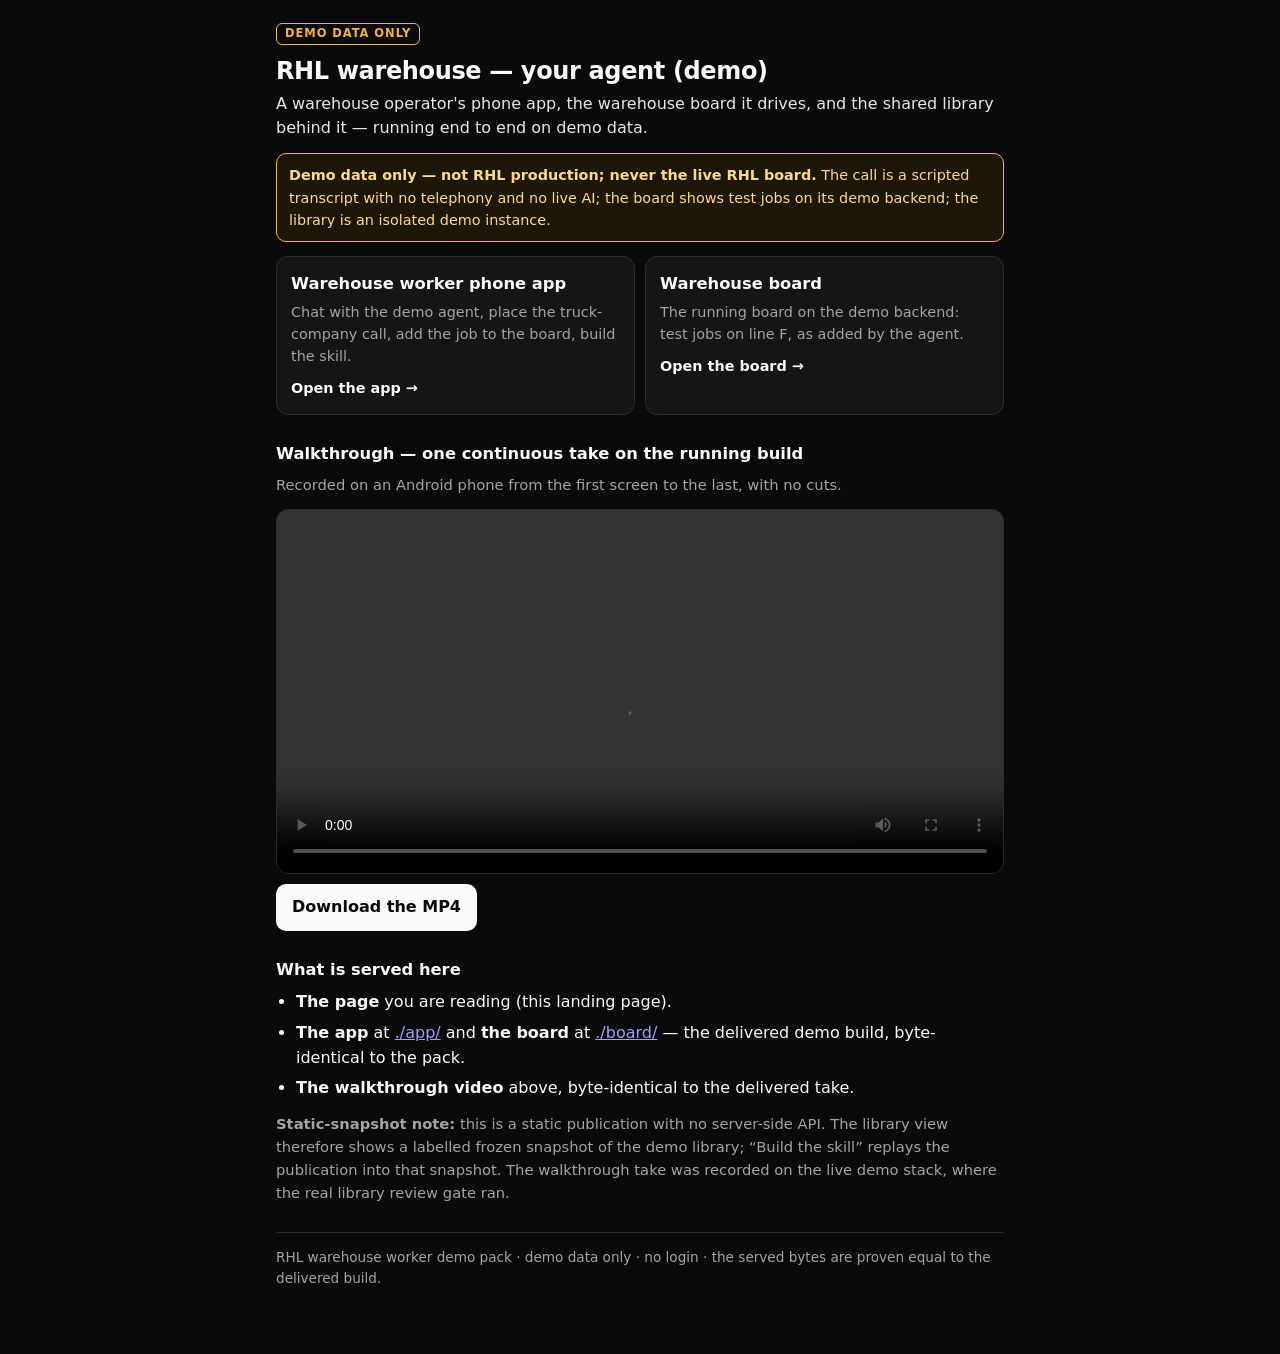
<file: index.html>
<!doctype html>
<html lang="en">
<head>
<meta charset="utf-8" />
<meta name="viewport" content="width=device-width, initial-scale=1, viewport-fit=cover" />
<meta name="color-scheme" content="dark" />
<meta name="theme-color" content="#0a0a0a" />
<link rel="icon" href="./app/favicon.svg" type="image/svg+xml" />
<title>RHL warehouse — your agent (demo)</title>
<style>
  :root { --ink:#fafafa; --muted:#a4a4a4; --bg:#0a0a0a; --panel:#151515; --line:#2c2c2c; --warn:#edb345; --ok:#6fcf97; }
  * { box-sizing: border-box; }
  body { margin:0; background:var(--bg); color:var(--ink); font:16px/1.55 system-ui,-apple-system,"Segoe UI",Roboto,sans-serif; -webkit-text-size-adjust:100%; }
  main { max-width: 760px; margin: 0 auto; padding: 20px 16px 64px; }
  .chip { display:inline-block; border:1px solid var(--warn); color:var(--warn); border-radius:6px; padding:1px 8px; font-size:.72rem; font-weight:700; letter-spacing:.08em; }
  h1 { font-size: 1.5rem; line-height:1.2; letter-spacing:-.015em; margin: 12px 0 6px; }
  h2 { font-size: 1.02rem; margin: 26px 0 8px; }
  p { margin: 0 0 12px; }
  .lead { color:#e8e8e8; }
  .muted { color:var(--muted); font-size:.92rem; }
  .demo { border:1px solid var(--warn); background:#1d1708; color:#ffd88a; border-radius:10px; padding:10px 12px; font-size:.9rem; }
  .grid { display:grid; grid-template-columns: 1fr; gap:10px; margin:14px 0 4px; }
  @media (min-width: 620px) { .grid { grid-template-columns: 1fr 1fr; } }
  a.card { display:block; border:1px solid var(--line); border-radius:12px; background:var(--panel); padding:14px; color:var(--ink); text-decoration:none; }
  a.card b { display:block; font-size:1.02rem; margin-bottom:4px; }
  a.card span { display:block; color:var(--muted); font-size:.9rem; }
  a.card .go { color:var(--ink); font-weight:650; margin-top:10px; }
  a.card:active { border-color:#4a4a4a; }
  video { width:100%; max-height:78vh; background:#000; border-radius:12px; border:1px solid var(--line); display:block; }
  .btn { display:inline-block; margin-top:10px; padding:11px 16px; border-radius:10px; background:var(--ink); color:#0a0a0a; font-weight:650; text-decoration:none; }
  ul { margin:0 0 12px; padding-left:20px; }
  li { margin-bottom:6px; }
  code { font-family: ui-monospace,SFMono-Regular,Menlo,monospace; font-size:.86em; }
  footer { border-top:1px solid var(--line); margin-top:28px; padding-top:14px; color:var(--muted); font-size:.85rem; }
</style>
</head>
<body>
<main>
  <span class="chip">DEMO DATA ONLY</span>
  <h1>RHL warehouse — your agent (demo)</h1>
  <p class="lead">A warehouse operator's phone app, the warehouse board it drives, and the shared library behind it — running end to end on demo data.</p>
  <p class="demo"><b>Demo data only — not RHL production; never the live RHL board.</b> The call is a scripted transcript with no telephony and no live AI; the board shows test jobs on its demo backend; the library is an isolated demo instance.</p>

  <div class="grid">
    <a class="card" href="./app/?demo=rhl">
      <b>Warehouse worker phone app</b>
      <span>Chat with the demo agent, place the truck-company call, add the job to the board, build the skill.</span>
      <span class="go">Open the app →</span>
    </a>
    <a class="card" href="./board/?demo=reset#key=demo-employee">
      <b>Warehouse board</b>
      <span>The running board on the demo backend: test jobs on line F, as added by the agent.</span>
      <span class="go">Open the board →</span>
    </a>
  </div>

  <h2>Walkthrough — one continuous take on the running build</h2>
  <p class="muted">Recorded on an Android phone from the first screen to the last, with no cuts.</p>
  <video controls playsinline preload="metadata" src="./walkthrough-phone.mp4"></video>
  <a class="btn" href="./walkthrough-phone.mp4">Download the MP4</a>

  <h2>What is served here</h2>
  <ul>
    <li><b>The page</b> you are reading (this landing page).</li>
    <li><b>The app</b> at <a href="./app/?demo=rhl">./app/</a> and <b>the board</b> at <a href="./board/?demo=reset#key=demo-employee">./board/</a> — the delivered demo build, byte-identical to the pack.</li>
    <li><b>The walkthrough video</b> above, byte-identical to the delivered take.</li>
  </ul>
  <p class="muted"><b>Static-snapshot note:</b> this is a static publication with no server-side API. The library view therefore shows a labelled frozen snapshot of the demo library; “Build the skill” replays the publication into that snapshot. The walkthrough take was recorded on the live demo stack, where the real library review gate ran.</p>

  <footer>RHL warehouse worker demo pack · demo data only · no login · the served bytes are proven equal to the delivered build.</footer>
</main>
</body>
</html>
</file>
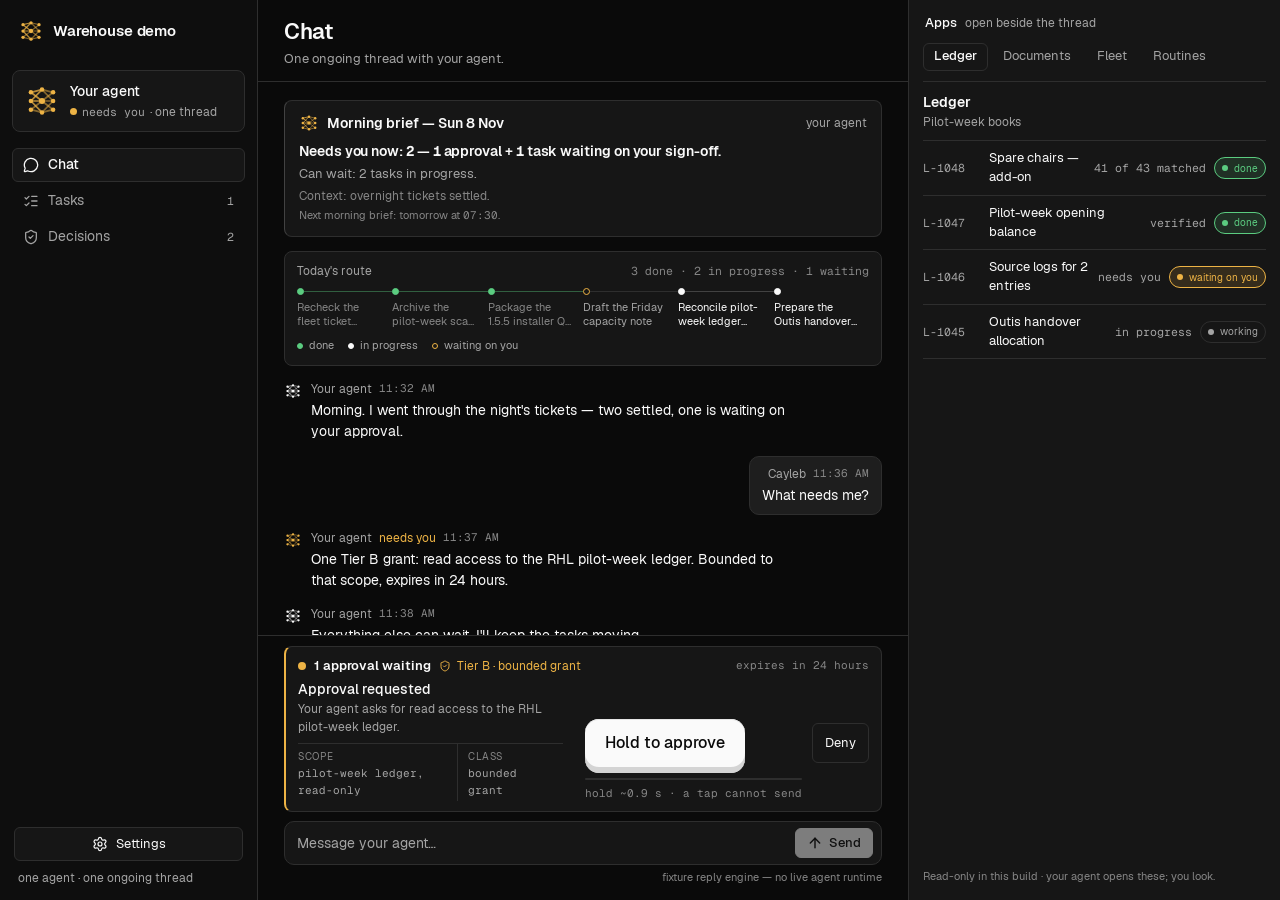
<file: app/index.html>
<!doctype html>
<html lang="en">
  <head>
    <meta charset="UTF-8" />
    <meta name="viewport" content="width=device-width, initial-scale=1.0, viewport-fit=cover" />
    <link rel="icon" href="./favicon.svg" type="image/svg+xml" />
    <meta name="color-scheme" content="dark" />
    <meta name="theme-color" content="#0a0a0a" />
    <title>RHL warehouse — your agent (demo)</title>
    <script type="module" crossorigin src="./assets/index-DCmS6Iha.js"></script>
    <link rel="stylesheet" crossorigin href="./assets/index-yfHjJhRj.css">
  </head>
  <body>
    <div id="root"></div>
  </body>
</html>
</file>
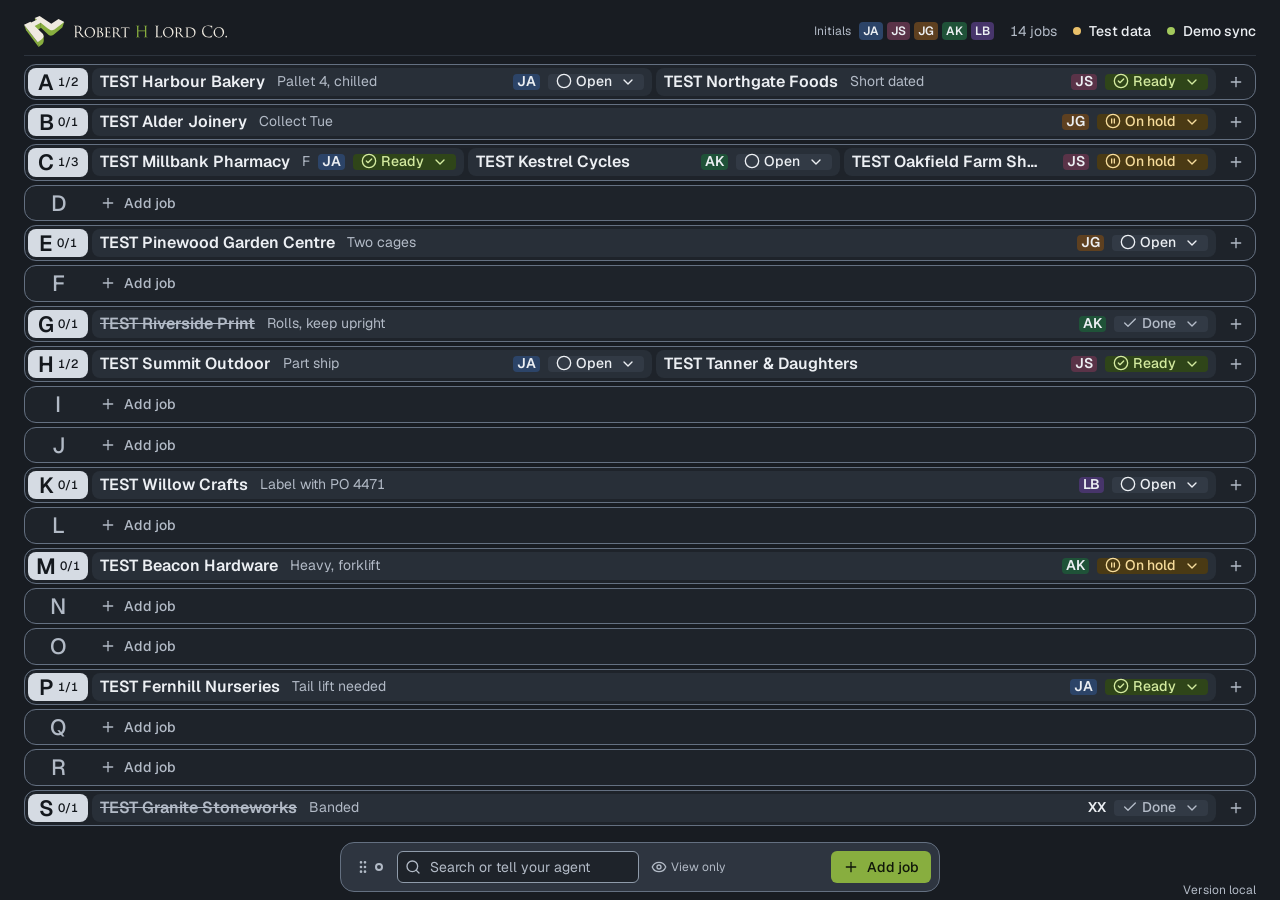
<file: board/index.html>
<!doctype html>
<html lang="en">
<head>
  <meta charset="utf-8">
  <meta name="viewport" content="width=device-width, initial-scale=1, viewport-fit=cover, interactive-widget=resizes-content">
  <meta name="color-scheme" content="dark light">
  <meta name="theme-color" content="#181c22">
  <title>RHL Warehouse Board</title>
  <link rel="alternate" type="application/json" href="./agent.json" title="Agent interface">
  <link rel="icon" href="./rhl-logo.svg" type="image/svg+xml">
  <!-- Dark is the default and the primary mode, whatever the system says. ?theme=light overrides it, for review. Set before first paint. -->
  <script>(function(){var q=new URLSearchParams(location.search).get('theme');document.documentElement.dataset.theme=q==='light'?'light':'dark'})()</script>
  <!-- Launch key, first thing the page does: #key=... goes into this tab's sessionStorage and out of the address bar before any module runs (the rest of the fragment is kept). -->
  <script>(function(){var h=location.hash.replace(/^#/,''),p=new URLSearchParams(h),k=p.get('key');if(!k)return;try{sessionStorage.setItem('rhl.key',k)}catch(e){}p.delete('key');var r=p.toString();try{history.replaceState(null,'',location.pathname+location.search+(r?'#'+r:''))}catch(e){}})()</script>
  <script type="module" crossorigin src="./assets/main-BH4w1_Y5.js"></script>
  <link rel="modulepreload" crossorigin href="./assets/button-PUoX5M7c.js">
  <link rel="stylesheet" crossorigin href="./assets/main-s2yyMUud.css">
</head>
<body>
  <div id="root"></div>
</body>
</html>
</file>
<file: board/assets/main-s2yyMUud.css>
@font-face{font-family:Geist Variable;font-style:normal;font-display:swap;font-weight:100 900;src:url(./geist-cyrillic-ext-wght-normal-DjL33-gN.woff2)format("woff2-variations");unicode-range:U+460-52F,U+1C80-1C8A,U+20B4,U+2DE0-2DFF,U+A640-A69F,U+FE2E-FE2F}@font-face{font-family:Geist Variable;font-style:normal;font-display:swap;font-weight:100 900;src:url(./geist-cyrillic-wght-normal-BEAKL7Jp.woff2)format("woff2-variations");unicode-range:U+301,U+400-45F,U+490-491,U+4B0-4B1,U+2116}@font-face{font-family:Geist Variable;font-style:normal;font-display:swap;font-weight:100 900;src:url(./geist-vietnamese-wght-normal-6IgcOCM7.woff2)format("woff2-variations");unicode-range:U+102-103,U+110-111,U+128-129,U+168-169,U+1A0-1A1,U+1AF-1B0,U+300-301,U+303-304,U+308-309,U+323,U+329,U+1EA0-1EF9,U+20AB}@font-face{font-family:Geist Variable;font-style:normal;font-display:swap;font-weight:100 900;src:url(./geist-latin-ext-wght-normal-DC-KSUi6.woff2)format("woff2-variations");unicode-range:U+100-2BA,U+2BD-2C5,U+2C7-2CC,U+2CE-2D7,U+2DD-2FF,U+304,U+308,U+329,U+1D00-1DBF,U+1E00-1E9F,U+1EF2-1EFF,U+2020,U+20A0-20AB,U+20AD-20C0,U+2113,U+2C60-2C7F,U+A720-A7FF}@font-face{font-family:Geist Variable;font-style:normal;font-display:swap;font-weight:100 900;src:url(./geist-latin-wght-normal-BgDaEnEv.woff2)format("woff2-variations");unicode-range:U+??,U+131,U+152-153,U+2BB-2BC,U+2C6,U+2DA,U+2DC,U+304,U+308,U+329,U+2000-206F,U+20AC,U+2122,U+2191,U+2193,U+2212,U+2215,U+FEFF,U+FFFD}@layer properties{@supports (((-webkit-hyphens:none)) and (not (margin-trim:inline))) or ((-moz-orient:inline) and (not (color:rgb(from red r g b)))){*,:before,:after{--tw-translate-x:0;--tw-translate-y:0;--tw-translate-z:0;--tw-border-style:solid;--tw-font-weight:initial;--tw-outline-style:solid;--tw-duration:initial;--tw-ease:initial;--tw-scale-x:1;--tw-scale-y:1;--tw-scale-z:1}::backdrop{--tw-translate-x:0;--tw-translate-y:0;--tw-translate-z:0;--tw-border-style:solid;--tw-font-weight:initial;--tw-outline-style:solid;--tw-duration:initial;--tw-ease:initial;--tw-scale-x:1;--tw-scale-y:1;--tw-scale-z:1}}}@layer theme{:root,:host{--spacing:.25rem;--default-transition-duration:.15s;--default-transition-timing-function:cubic-bezier(.4, 0, .2, 1);--default-font-family:var(--font-sans);--font-sans:"Geist Variable", "Geist Fallback", ui-sans-serif, system-ui, sans-serif;--font-weight-medium:500;--font-weight-semibold:600;--text-label:12px;--text-label--line-height:1.5;--text-body-sm:14px;--text-body-sm--line-height:1.5;--text-body:16px;--text-body--line-height:1.5;--text-title:18px;--text-title--line-height:1.1;--text-marker:22px;--text-marker--line-height:1.1}}@layer base{*,:after,:before{box-sizing:border-box;border:0 solid;margin:0;padding:0}::backdrop{box-sizing:border-box;border:0 solid;margin:0;padding:0}::file-selector-button{box-sizing:border-box;border:0 solid;margin:0;padding:0}html,:host{-webkit-text-size-adjust:100%;tab-size:4;line-height:1.5;font-family:var(--default-font-family,-apple-system, BlinkMacSystemFont, "Segoe UI", Roboto, "Helvetica Neue", "Noto Sans", Arial, sans-serif, "Apple Color Emoji", "Segoe UI Emoji", "Segoe UI Symbol", "Noto Color Emoji");font-feature-settings:var(--default-font-feature-settings,normal);font-variation-settings:var(--default-font-variation-settings,normal);-webkit-tap-highlight-color:transparent}hr{height:0;color:inherit;border-top-width:1px}abbr:where([title]){-webkit-text-decoration:underline dotted;text-decoration:underline dotted}h1,h2,h3,h4,h5,h6{font-size:inherit;font-weight:inherit}a{color:inherit;-webkit-text-decoration:inherit;-webkit-text-decoration:inherit;-webkit-text-decoration:inherit;-webkit-text-decoration:inherit;text-decoration:inherit}b,strong{font-weight:bolder}code,kbd,samp,pre{font-family:var(--default-mono-font-family,ui-monospace, SFMono-Regular, Menlo, Monaco, Consolas, "Liberation Mono", "Courier New", monospace);font-feature-settings:var(--default-mono-font-feature-settings,normal);font-variation-settings:var(--default-mono-font-variation-settings,normal);font-size:1em}small{font-size:80%}sub,sup{vertical-align:baseline;font-size:75%;line-height:0;position:relative}sub{bottom:-.25em}sup{top:-.5em}table{text-indent:0;border-color:inherit;border-collapse:collapse}:-moz-focusring:where(:not(iframe)){outline:auto}progress{vertical-align:baseline}summary{display:list-item}ol,ul,menu{list-style:none}img,svg,video,canvas,audio,iframe,embed,object{vertical-align:middle;display:block}img,video{max-width:100%;height:auto}button,input,select,optgroup,textarea{font:inherit;font-feature-settings:inherit;font-variation-settings:inherit;letter-spacing:inherit;color:inherit;opacity:1;background-color:#0000;border-radius:0}::file-selector-button{font:inherit;font-feature-settings:inherit;font-variation-settings:inherit;letter-spacing:inherit;color:inherit;opacity:1;background-color:#0000;border-radius:0}:where(select:is([multiple],[size])) optgroup{font-weight:bolder}:where(select:is([multiple],[size])) optgroup option{padding-inline-start:20px}::file-selector-button{margin-inline-end:4px}::placeholder{opacity:1}@supports (not ((-webkit-appearance:-apple-pay-button))) or (contain-intrinsic-size:1px){::placeholder{color:currentColor}@supports (color:color-mix(in lab, red, red)){::placeholder{color:color-mix(in oklab, currentcolor 50%, transparent)}}}textarea{resize:vertical}::-webkit-search-decoration{-webkit-appearance:none}::-webkit-date-and-time-value{min-height:1lh;text-align:inherit}::-webkit-datetime-edit{display:inline-flex}::-webkit-datetime-edit-fields-wrapper{padding:0}::-webkit-datetime-edit{padding-block:0}::-webkit-datetime-edit-year-field{padding-block:0}::-webkit-datetime-edit-month-field{padding-block:0}::-webkit-datetime-edit-day-field{padding-block:0}::-webkit-datetime-edit-hour-field{padding-block:0}::-webkit-datetime-edit-minute-field{padding-block:0}::-webkit-datetime-edit-second-field{padding-block:0}::-webkit-datetime-edit-millisecond-field{padding-block:0}::-webkit-datetime-edit-meridiem-field{padding-block:0}::-webkit-calendar-picker-indicator{line-height:1}:-moz-ui-invalid{box-shadow:none}button,input:where([type=button],[type=reset],[type=submit]){appearance:button}::file-selector-button{appearance:button}::-webkit-inner-spin-button{height:auto}::-webkit-outer-spin-button{height:auto}[hidden]:where(:not([hidden=until-found])){display:none!important}html,body{height:100%;margin:0}body{font-family:var(--font-sans);font-size:var(--text-body-sm);background:var(--page);color:var(--ink);-webkit-font-smoothing:antialiased;accent-color:var(--accent);line-height:1.5;overflow:hidden}[data-theme]{background:var(--page);color:var(--ink)}button,input,select{font:inherit;color:inherit}::selection{background:var(--accent);color:var(--on-accent)}:focus-visible{outline:2px solid var(--ring);outline-offset:2px}[hidden]{display:none!important}*{scrollbar-color:var(--line-strong) transparent}input[type=search]::-webkit-search-cancel-button{appearance:none}input{caret-color:var(--ink)}}@layer components{.app{flex-direction:column;gap:8px;height:100dvh;padding:16px 24px;display:flex;position:relative}@media (min-width:701px){.app{padding-bottom:calc(var(--bubble-h) + 16px)}}.version{font-size:var(--text-label);color:var(--muted);font-variant-numeric:tabular-nums;line-height:1;position:absolute;bottom:4px;right:24px}.top{border-bottom:1px solid var(--line);flex-wrap:wrap;flex:none;align-items:center;gap:16px;padding:0 0 8px;display:flex}.brand{flex:none;align-items:center;gap:12px;min-width:0;display:flex}.logo{width:auto;height:clamp(22px,3.4vh,32px);display:block}.logo-paper{display:none}.top h1{font-size:var(--text-title);clip-path:inset(50%);white-space:nowrap;width:1px;height:1px;margin:0;font-weight:500;line-height:1.1;position:absolute;overflow:hidden}.agent-note{text-overflow:ellipsis;white-space:nowrap;min-width:0;color:var(--ink);font-size:var(--text-body-sm);margin:0;overflow:hidden}.top{position:relative}@media (max-width:1023px){.agent-note{white-space:normal;background:var(--page);align-items:center;display:flex;position:absolute;inset:0 0 8px}}.legend{flex-wrap:wrap;flex:none;gap:4px;margin:0 0 0 auto;padding:0;list-style:none;display:flex}.legend:before{content:"Initials";color:var(--muted);font-size:var(--text-label);align-self:center;margin-right:4px}.legend .initials{font-size:var(--text-label);line-height:1.5}.top-status{font-size:var(--text-body-sm);flex:none;align-items:center;gap:16px;display:flex}.live-text{color:var(--muted);font-variant-numeric:tabular-nums;white-space:nowrap;margin:0}.conn,.test-marker{white-space:nowrap;align-items:center;gap:8px;font-weight:500;display:inline-flex}.dot{background:var(--muted);border-radius:50%;flex:none;width:8px;height:8px}.conn[data-state=live] .dot{background:var(--accent-text)}.conn[data-state=polling] .dot{background:var(--dot-warn)}.conn[data-state=error] .dot{background:var(--danger)}.conn[data-blank] .dot{background:0 0}.test-marker .dot{background:var(--dot-warn)}.banners{flex-direction:column;flex:none;gap:4px;display:flex}.banners:empty{display:none}.board{grid-template-rows:repeat(19, minmax(var(--row-min), 1fr));min-height:0;font-size:var(--fs);font-variant-numeric:tabular-nums;flex:1 1 0;gap:4px;padding-bottom:8px;display:grid;position:relative;overflow:auto}.board[data-state=empty],.board[data-state=error]{display:block}.row{grid-template-columns:var(--label-w) 1fr;background:var(--panel);outline:1px solid var(--frame);outline-offset:-1px;border-radius:var(--r-panel);min-height:0;display:grid;overflow:hidden}.label{border-radius:var(--r-card);background:var(--marker-bg);color:var(--marker-fg);font-size:var(--text-marker);justify-content:center;align-items:center;gap:4px;margin:4px 0 4px 4px;font-weight:600;line-height:1.1;display:flex}.label[data-tally]:after{content:attr(data-tally);font-size:var(--text-label);font-weight:500;line-height:1}.row[data-empty=true] .label,.row[data-loading] .label,.row.dim .label{color:var(--muted);background:0 0;font-weight:500}.jobs{scrollbar-width:thin;gap:4px;min-width:0;min-height:0;padding:4px;display:flex;overflow:auto hidden}@media (min-height:1000px){.jobs{padding-block:var(--space-2)}}.job{background:var(--raised);border-radius:var(--r-card);flex:1 1 0;grid-template-rows:auto auto;grid-template-columns:minmax(0,1fr) auto;align-content:center;align-items:center;column-gap:8px;min-width:96px;min-height:0;padding:0 8px;line-height:1.1;display:grid;position:relative;overflow:hidden}.job:not(.cue):is(:hover,[data-demo~=hover]){background:var(--hover);transition:background-color var(--motion-tap) var(--ease)}.job:is(.cue,[data-demo~=cue]){background:var(--cue);transition:none}.job.cue-rest{transition:background-color var(--motion-sheet) var(--ease)}.job[data-status=done] .customer{color:var(--muted);text-decoration:line-through;text-decoration-thickness:1px}.job-top,.job-bottom{display:contents}.job{cursor:pointer}.customer{font-size:var(--fs-title);white-space:nowrap;text-overflow:ellipsis;text-align:left;min-width:0;font-weight:600;overflow:hidden}.note{color:var(--muted);white-space:nowrap;text-overflow:ellipsis;min-width:0;overflow:hidden}.initials{justify-self:end;font-weight:600}.initials[data-hue]{border-radius:var(--r-badge);color:var(--ink);padding:0 4px}.initials[data-hue=blue]{background:var(--hue-blue)}.initials[data-hue=pink]{background:var(--hue-pink)}.initials[data-hue=orange]{background:var(--hue-orange)}.initials[data-hue=green]{background:var(--hue-green)}.initials[data-hue=purple]{background:var(--hue-purple)}.customer-btn{border-radius:var(--r-badge);cursor:pointer;background:0 0;border:0;justify-self:start;max-width:100%;margin:0 0 0 -4px;padding:0 4px}.customer-btn:is(:hover,[data-demo~=hover]){text-underline-offset:4px;text-decoration:underline}:is(.customer-btn,button.status):is(:focus-visible,[data-demo~=focus]){outline:none}.job:has(:is(.customer-btn,button.status):is(:focus-visible,[data-demo~=focus])){outline:2px solid var(--ring);outline-offset:-2px}.job[data-compact]:has(:is(.customer-btn,button.status):is(:focus-visible,[data-demo~=focus])){outline-offset:0}.row[data-density=compact]:has(.job :is(.customer-btn,button.status):is(:focus-visible,[data-demo~=focus])){overflow:visible}.status{border-radius:var(--r-badge);white-space:nowrap;background:var(--open-bg);max-width:100%;height:max(1.15em,16px);color:var(--open-fg);justify-self:end;align-items:center;gap:4px;padding:0 8px;font-weight:500;line-height:1;display:inline-flex}.glyph{flex:none;display:inline-flex}.status svg{flex:none;width:16px;height:16px}.status[data-status=hold]{background:var(--hold-bg);color:var(--hold-fg)}.status[data-status=ready]{background:var(--ready-bg);color:var(--ready-fg)}.status[data-status=done]{background:var(--done-bg);color:var(--done-fg)}button.status{cursor:pointer;position:relative}button.status:is(:hover,[data-demo~=hover]){outline:1px solid var(--field-line);outline-offset:-1px}button.status:is(:disabled,[data-demo~=disabled]){opacity:var(--opacity-disabled);cursor:not-allowed}.status .chev{margin-left:4px}.status-opt{align-items:center;gap:4px;display:inline-flex}.status-opt svg{flex:none;width:16px;height:16px}.floating .status-opt{gap:8px}.dialog-actions{background:var(--floating);margin:0 -24px -24px;padding:8px 24px 24px;position:sticky;bottom:-24px}.popover-actions{background:var(--floating);margin:0 -16px -16px;padding:8px 16px 16px;position:sticky;bottom:-16px}.line-opt{align-items:center;gap:8px;display:inline-flex}.bay{border-radius:var(--r-badge);background:var(--marker-bg);width:24px;height:24px;color:var(--marker-fg);font-size:var(--text-body-sm);place-items:center;font-weight:600;line-height:1;display:inline-grid}@container (width<=1280px){.row:not([data-empty]) .btn-label-row{clip-path:inset(50%);width:1px;height:1px;position:absolute;overflow:hidden}}@media (min-width:701px){.jobs{container-type:size}}@container (height<=2.45em){.job{align-items:center;gap:8px;display:flex}.customer{flex:0 auto;order:1}.note{flex:1 1 0;order:2;min-width:0}.initials{flex:none;order:3}.status{flex:none;order:4}}.row[data-density=compact] .jobs{scroll-padding:var(--space-2);align-content:stretch;gap:var(--space-2);padding:var(--space-2);flex-wrap:wrap;padding-right:44px;position:relative;overflow:hidden auto}.row[data-density=compact] .row-add{top:var(--space-2);bottom:var(--space-2);right:var(--space-2);width:40px;min-width:0;padding:0;position:absolute}.row[data-density=compact] .btn-label-row{clip-path:inset(50%);width:1px;height:1px;position:absolute;overflow:hidden}.job[data-compact]{font-size:var(--fs-compact);border-radius:var(--r-badge);flex:132px;align-items:center;gap:4px;min-width:120px;padding:0 4px;display:flex}.job[data-compact] .customer{font-size:var(--fs-compact);flex:1 1 0;order:1;min-width:0}.job[data-compact] .note{display:none}.job[data-compact] .status{height:12px;min-height:0;padding:0 var(--space-2);flex:none;order:2}.job[data-compact] .status svg{width:12px;height:12px}.job[data-compact] .status .chev{display:none}.job[data-compact] .status-word{clip-path:inset(50%);width:1px;height:1px;position:absolute;overflow:hidden}.job[data-compact] .initials{border-radius:var(--r-badge);outline:1px solid var(--muted);outline-offset:-1px;flex:none;order:3;width:8px;height:12px;padding:0}.job[data-compact] .initials:not([data-hue]){background:var(--line-strong)}.job[data-compact] .initials:has(.initials-text:empty){display:none}.job[data-compact] .initials-text{clip-path:inset(50%);width:1px;height:1px;position:absolute;overflow:hidden}.job[data-compact] .customer-btn{line-height:1}.job.dim{background:0 0}.job.dim :is(.customer,.note,.initials,.status){color:var(--muted)}.job.dim .status{background:0 0}.job.hit{background:var(--floating);outline:1px solid var(--ink);outline-offset:-1px}.board-note{border:1px solid var(--line-strong);border-radius:var(--r-card);background:var(--floating);pointer-events:none;padding:8px 16px;font-weight:500;position:absolute;top:50%;left:50%;transform:translate(-50%,-50%)}.board-msg{text-align:center;justify-items:center;gap:8px;max-width:32rem;margin:10vh auto 0;padding:24px;display:grid}.board-msg-title{font-size:var(--text-title);text-wrap:balance;margin:0;font-weight:600;line-height:1.1}.board-msg p{color:var(--muted);margin:0}.board-msg .board-msg-title{color:var(--ink)}.skel{border-radius:var(--r-card);background:var(--raised);flex:1;align-self:stretch}.floating{background:var(--floating);border:1px solid var(--line-strong);border-radius:var(--r-float);color:var(--ink)}.floating[data-state=open],.floating[data-state=delayed-open],.floating[data-state=instant-open]{animation:fade-in var(--motion-tap) var(--ease)}.floating[data-state=closed]{animation:float-out var(--motion-tap) var(--ease) forwards}.scrim{z-index:40;background:var(--scrim);position:fixed;inset:0}.scrim[data-state=open]{animation:fade-in var(--motion-swap) var(--ease)}.scrim[data-state=closed]{animation:fade-out var(--motion-tap) var(--ease) forwards}@keyframes float-out{to{opacity:0}}@keyframes fade-in{0%{opacity:0}}@keyframes fade-out{to{opacity:0}}.bubble{z-index:30;width:var(--bubble-w);border-radius:var(--r-float);background:var(--bubble-fill);border:1px solid var(--frame);font-size:var(--text-body-sm);touch-action:none;-webkit-user-select:none;user-select:none;padding:8px;position:fixed;top:0;left:0}.bubble[data-state=needs-you]{border-color:var(--ring)}.bubble.dragging{opacity:var(--opacity-drag)}.bubble-static{width:100%;position:relative}.bubble-row{align-items:center;gap:8px;display:flex}.bubble input[type=search]{-webkit-user-select:text;user-select:text;flex:1;min-width:0}.btn-label{white-space:nowrap}.key-chip{border-radius:var(--r-badge);width:11rem;color:var(--muted);font-size:var(--text-label);white-space:nowrap;flex:none;align-items:center;gap:4px;padding:0 4px;line-height:1.5;display:inline-flex;overflow:hidden}.key-chip svg{flex:none;width:16px;height:16px}.key-chip span{text-overflow:ellipsis;min-width:0;overflow:hidden}.key-chip[data-state=valid]{color:var(--ink)}.key-notice{border-radius:var(--r-card);background:var(--raised);padding:12px}.grip{cursor:grab;border-radius:var(--r-control);background:0 0;border:0;flex:none;place-items:center;width:40px;height:32px;padding:0;display:grid;position:relative}.grip:after{content:"";position:absolute;inset:-4px}.bubble.dragging .grip{cursor:grabbing}.agent{color:var(--muted);flex:none;align-items:center;gap:4px;display:inline-flex}.agent svg{width:16px;height:16px}.agent-dot{box-sizing:border-box;border:2px solid var(--muted);width:8px;height:8px;transition:background-color var(--motion-enter) var(--ease), border-color var(--motion-enter) var(--ease);background:0 0;border-radius:50%}.agent[data-state=working] .agent-dot{background:var(--ink);border-color:var(--ink)}.agent[data-state=needs-you] .agent-dot{border-color:var(--accent-text)}.msg{color:var(--danger);margin:0;font-weight:500}.msg:empty{display:none}.hint{color:var(--muted);margin:0}}@layer utilities{.\@container{container-type:inline-size}.pointer-events-none{pointer-events:none}.visible{visibility:visible}.sr-only{clip-path:inset(50%);white-space:nowrap;border-width:0;width:1px;height:1px;margin:-1px;padding:0;position:absolute;overflow:hidden}.absolute{position:absolute}.fixed{position:fixed}.relative{position:relative}.static{position:static}.inset-0{inset:0}.top-1\/2{top:50%}.right-2{right:calc(var(--spacing) * 2)}.left-2{left:calc(var(--spacing) * 2)}.z-50{z-index:50}.container{width:100%}@media (min-width:40rem){.container{max-width:40rem}}@media (min-width:48rem){.container{max-width:48rem}}@media (min-width:64rem){.container{max-width:64rem}}@media (min-width:80rem){.container{max-width:80rem}}@media (min-width:96rem){.container{max-width:96rem}}.m-0{margin:0}.m-auto{margin:auto}.mt-4{margin-top:calc(var(--spacing) * 4)}.mb-4{margin-bottom:calc(var(--spacing) * 4)}.ml-auto{margin-left:auto}.contents{display:contents}.flex{display:flex}.grid{display:grid}.hidden{display:none}.inline{display:inline}.inline-flex{display:inline-flex}.table{display:table}.size-4{width:calc(var(--spacing) * 4);height:calc(var(--spacing) * 4)}.h-6{height:calc(var(--spacing) * 6)}.h-8{height:calc(var(--spacing) * 8)}.h-auto{height:auto}.h-fit{height:-moz-fit-content;height:fit-content}.max-h-\(--radix-popover-content-available-height\){max-height:var(--radix-popover-content-available-height)}.max-h-\(--radix-select-content-available-height\){max-height:var(--radix-select-content-available-height)}.max-h-\[calc\(100dvh-24px\)\]{max-height:calc(100dvh - 24px)}.min-h-0{min-height:0}.w-\(--bubble-w\){width:var(--bubble-w)}.w-8{width:calc(var(--spacing) * 8)}.w-90{width:calc(var(--spacing) * 90)}.w-\[min\(440px\,calc\(100vw-24px\)\)\]{width:min(440px,100vw - 24px)}.w-full{width:100%}.max-w-64{max-width:calc(var(--spacing) * 64)}.max-w-\[calc\(100vw-16px\)\]{max-width:calc(100vw - 16px)}.min-w-\(--radix-select-trigger-width\){min-width:var(--radix-select-trigger-width)}.min-w-0{min-width:0}.flex-1{flex:1}.flex-\[1_1_240px\]{flex:240px}.shrink-0{flex-shrink:0}.-translate-y-1\/2{--tw-translate-y:calc(calc(1 / 2 * 100%) * -1);translate:var(--tw-translate-x) var(--tw-translate-y)}.cursor-default{cursor:default}.cursor-pointer{cursor:pointer}.resize{resize:both}.flex-wrap{flex-wrap:wrap}.items-center{align-items:center}.justify-between{justify-content:space-between}.justify-center{justify-content:center}.gap-1{gap:var(--spacing)}.gap-2{gap:calc(var(--spacing) * 2)}.gap-4{gap:calc(var(--spacing) * 4)}.self-stretch{align-self:stretch}.overflow-hidden{overflow:hidden}.overflow-y-auto{overflow-y:auto}.overscroll-contain{overscroll-behavior:contain}.rounded-badge{border-radius:var(--r-badge)}.rounded-card{border-radius:var(--r-card)}.rounded-control{border-radius:var(--r-control)}.border{border-style:var(--tw-border-style);border-width:1px}.border-danger{border-color:var(--danger)}.border-dot-warn{border-color:var(--dot-warn)}.border-field-line{border-color:var(--field-line)}.border-line-strong{border-color:var(--line-strong)}.bg-error{background-color:var(--error-bg)}.bg-field{background-color:var(--field)}.bg-hover{background-color:var(--hover)}.bg-panel{background-color:var(--panel)}.bg-primary{background-color:var(--accent)}.bg-transparent{background-color:#0000}.bg-warn{background-color:var(--warn-bg)}.p-1{padding:var(--spacing)}.p-4{padding:calc(var(--spacing) * 4)}.p-6{padding:calc(var(--spacing) * 6)}.px-0{padding-inline:0}.px-2{padding-inline:calc(var(--spacing) * 2)}.px-3{padding-inline:calc(var(--spacing) * 3)}.py-1{padding-block:var(--spacing)}.py-2{padding-block:calc(var(--spacing) * 2)}.pr-8{padding-right:calc(var(--spacing) * 8)}.pl-2{padding-left:calc(var(--spacing) * 2)}.pl-8{padding-left:calc(var(--spacing) * 8)}.text-body-sm{font-size:var(--text-body-sm);line-height:var(--tw-leading,var(--text-body-sm--line-height))}.text-label{font-size:var(--text-label);line-height:var(--tw-leading,var(--text-label--line-height))}.text-title{font-size:var(--text-title);line-height:var(--tw-leading,var(--text-title--line-height))}.font-medium{--tw-font-weight:var(--font-weight-medium);font-weight:var(--font-weight-medium)}.font-semibold{--tw-font-weight:var(--font-weight-semibold);font-weight:var(--font-weight-semibold)}.whitespace-nowrap{white-space:nowrap}.text-danger{color:var(--danger)}.text-ink{color:var(--ink)}.text-muted{color:var(--muted)}.text-on-accent{color:var(--on-accent)}.outline{outline-style:var(--tw-outline-style);outline-width:1px}.outline-offset-2{outline-offset:2px}.transition-\[background-color\,border-color\,scale\]{transition-property:background-color,border-color,scale;transition-timing-function:var(--tw-ease,var(--default-transition-timing-function));transition-duration:var(--tw-duration,var(--default-transition-duration))}.transition-\[border-color\,scale\]{transition-property:border-color,scale;transition-timing-function:var(--tw-ease,var(--default-transition-timing-function));transition-duration:var(--tw-duration,var(--default-transition-duration))}.transition-\[border-color\]{transition-property:border-color;transition-timing-function:var(--tw-ease,var(--default-transition-timing-function));transition-duration:var(--tw-duration,var(--default-transition-duration))}.duration-\(--motion-tap\){--tw-duration:var(--motion-tap);transition-duration:var(--motion-tap)}.ease-\(--ease\){--tw-ease:var(--ease);transition-timing-function:var(--ease)}.outline-none{--tw-outline-style:none;outline-style:none}.select-none{-webkit-user-select:none;user-select:none}.placeholder\:text-muted::placeholder{color:var(--muted)}.read-only\:cursor-default:read-only{cursor:default}.read-only\:opacity-\(--opacity-disabled\):read-only{opacity:var(--opacity-disabled)}.hover\:border-ink:is(:hover,[data-demo~=hover]){border-color:var(--ink)}.hover\:bg-hover:is(:hover,[data-demo~=hover]){background-color:var(--hover)}.hover\:bg-line-strong:is(:hover,[data-demo~=hover]){background-color:var(--line-strong)}.hover\:bg-primary-hover:is(:hover,[data-demo~=hover]){background-color:var(--accent-hover)}.read-only\:hover\:border-field-line:read-only:is(:hover,[data-demo~=hover]){border-color:var(--field-line)}.focus-visible\:outline-2:is(:focus-visible,[data-demo~=focus]){outline-style:var(--tw-outline-style);outline-width:2px}.focus-visible\:-outline-offset-2:is(:focus-visible,[data-demo~=focus]){outline-offset:calc(2px * -1)}.focus-visible\:outline-ring:is(:focus-visible,[data-demo~=focus]){outline-color:var(--ring)}.active\:scale-\[0\.97\]:is(:active,[data-demo~=press]){scale:.97}.disabled\:cursor-not-allowed:is(:disabled,[aria-disabled=true],[data-demo~=disabled]){cursor:not-allowed}.disabled\:opacity-\(--opacity-disabled\):is(:disabled,[aria-disabled=true],[data-demo~=disabled]){opacity:var(--opacity-disabled)}.disabled\:active\:scale-100:is(:disabled,[aria-disabled=true],[data-demo~=disabled]):is(:active,[data-demo~=press]){--tw-scale-x:100%;--tw-scale-y:100%;--tw-scale-z:100%;scale:var(--tw-scale-x) var(--tw-scale-y)}.aria-invalid\:border-danger[aria-invalid=true]{border-color:var(--danger)}.aria-invalid\:focus-visible\:outline-danger[aria-invalid=true]:is(:focus-visible,[data-demo~=focus]){outline-color:var(--danger)}.data-\[disabled\]\:opacity-\(--opacity-disabled\)[data-disabled]{opacity:var(--opacity-disabled)}.data-\[highlighted\]\:bg-hover[data-highlighted]{background-color:var(--hover)}.data-\[placeholder\]\:text-muted[data-placeholder]{color:var(--muted)}@media (prefers-reduced-motion:reduce){.motion-reduce\:active\:scale-100:is(:active,[data-demo~=press]){--tw-scale-x:100%;--tw-scale-y:100%;--tw-scale-z:100%;scale:var(--tw-scale-x) var(--tw-scale-y)}}@media (pointer:coarse){.pointer-coarse\:h-11{height:calc(var(--spacing) * 11)}.pointer-coarse\:h-auto{height:auto}.pointer-coarse\:w-11{width:calc(var(--spacing) * 11)}.pointer-coarse\:min-w-11{min-width:calc(var(--spacing) * 11)}.pointer-coarse\:py-3{padding-block:calc(var(--spacing) * 3)}}.\[\&_svg\]\:size-4 svg{width:calc(var(--spacing) * 4);height:calc(var(--spacing) * 4)}.\[\&_svg\]\:shrink-0 svg{flex-shrink:0}.\[\&\>span\]\:flex>span{display:flex}.\[\&\>span\]\:items-center>span{align-items:center}.\[\&\>span\]\:gap-2>span{gap:calc(var(--spacing) * 2)}.\[\&\>svg\]\:size-4>svg{width:calc(var(--spacing) * 4);height:calc(var(--spacing) * 4)}.\[\&\>svg\]\:shrink-0>svg{flex-shrink:0}}:root,[data-theme=light]{--lightningcss-light:initial;--lightningcss-dark: ;color-scheme:light;--page:#f1f3f7;--panel:#fff;--raised:#e9edf3;--floating:#fff;--hover:#dfe4ec;--field:#f1f3f7;--scrim:#12161c8c;--line:#e1e5ea;--line-strong:#cdd3db;--field-line:#7b8594;--frame:#7f8a9b;--ink:#12161c;--muted:#465162;--accent:#88ae3f;--accent-hover:#96bd4b;--accent-text:#46660d;--on-accent:#10170a;--ring:#46660d;--danger:#a4251c;--open-bg:#dae0e9;--open-fg:#1c222b;--hold-bg:#fbe9bf;--hold-fg:#5a3d00;--ready-bg:#d9eab8;--ready-fg:#27400a;--done-bg:#dae0e9;--done-fg:#465162;--warn-bg:#fbe9bf;--error-bg:#fbe1de;--dot-warn:#b07800;--cue:#d9eab8;--bubble-fill:#ffffffe6;--hue-blue:#c9dcf5;--hue-pink:#f3cadb;--hue-orange:#f8d3ab;--hue-green:#c4e6cf;--hue-purple:#dccff3;--marker-bg:#1c222b;--marker-fg:#f1f3f7}:root[data-theme=dark],[data-theme=dark]{--lightningcss-light: ;--lightningcss-dark:initial;color-scheme:dark;--page:#181c22;--panel:#1e232a;--raised:#282f38;--floating:#313944;--hover:#3d4652;--field:#1e232a;--scrim:#06080b99;--line:#2d343e;--line-strong:#434c59;--field-line:#8f9baa;--frame:#647081;--ink:#eceff3;--muted:#b2bac6;--accent:#88ae3f;--accent-hover:#96bd4b;--accent-text:#a3c95d;--on-accent:#10170a;--ring:#a3c95d;--danger:#ff9d94;--open-bg:#323a45;--open-fg:#eceff3;--hold-bg:#4a3a14;--hold-fg:#f6dc9b;--ready-bg:#2f4519;--ready-fg:#d3ea9f;--done-bg:#323a45;--done-fg:#b4bcc8;--warn-bg:#3d3213;--error-bg:#4a2423;--dot-warn:#e9c06a;--cue:#2f4519;--bubble-fill:#313944e6;--hue-blue:#2c4468;--hue-pink:#5a3348;--hue-orange:#5e4020;--hue-green:#1f5238;--hue-purple:#47356b;--marker-bg:#d5dbe3;--marker-fg:#14181d}@media print{:root,:root[data-theme],[data-theme]{--lightningcss-light:initial;--lightningcss-dark: ;color-scheme:light;--page:#fff;--panel:#fff;--raised:#fff;--floating:#fff;--hover:#fff;--field:#fff;--line:#c9ced6;--line-strong:#8b929d;--field-line:#5d6573;--frame:#8b929d;--ink:#111418;--muted:#3f4651;--accent-text:#111418;--ring:#111418;--danger:#a4251c;--open-bg:#fff;--open-fg:#111418;--hold-bg:#fbe9bf;--hold-fg:#3b2a00;--ready-bg:#88ae3f;--ready-fg:#111418;--done-bg:#e3e5e9;--done-fg:#2b313a;--cue:#fff;--bubble-fill:#fff;--hue-blue:#d6e4f7;--hue-pink:#f6d9e4;--hue-orange:#fbe0c4;--hue-green:#d3ecd9;--hue-purple:#e4dbf5;--marker-bg:#111418;--marker-fg:#fff}}:root{--r-badge:4px;--r-control:6px;--r-card:8px;--r-panel:12px;--r-float:14px;--fs:14px;--fs-title:16px;--space-2:2px;--fs-compact:12px;--label-w:64px;--row-min:0px;--bubble-w:min(600px, calc(100vw - 24px));--bubble-h:50px;--opacity-disabled:.5;--opacity-drag:.9;--motion-tap:.12s;--motion-swap:.2s;--motion-enter:.25s;--motion-sheet:.35s;--ease:cubic-bezier(.23, 1, .32, 1)}@media (min-height:1000px){:root{--fs:16px;--fs-title:18px}}@font-face{font-family:Geist Fallback;src:local(Arial),local(Liberation Sans),local(Helvetica);size-adjust:104%;ascent-override:98%;descent-override:30%;line-gap-override:0%}@media (max-width:700px){.app{gap:8px;padding:8px}:root{--label-w:40px;--bubble-h:50px;--fs:12px;--fs-title:14px}.label{font-size:var(--text-title);flex-direction:column;gap:0}.version{display:none}.grip{width:32px}.btn-label,.key-chip span{clip-path:inset(50%);width:1px;height:1px;position:absolute;overflow:hidden}.board{padding-bottom:calc(var(--bubble-h) + 24px);grid-template-rows:none;grid-auto-rows:max-content;align-content:start}.row{min-height:48px}.jobs{scroll-snap-type:none;flex-direction:column;overflow:hidden visible}.job{scroll-snap-align:none;flex:auto;grid-template-rows:auto auto;width:100%;min-height:44px;padding:4px 8px}[data-radix-popper-content-wrapper]:has(.add-popover){height:var(--vv-h,100dvh);pointer-events:none;justify-content:center;align-items:center;padding:8px;display:flex;inset:var(--vv-top,0px) 0 auto 0!important;min-width:0!important;position:fixed!important;transform:none!important}.add-popover{pointer-events:auto;width:100%;max-width:440px;max-height:100%}.floating[role=dialog]:not(.add-popover){height:-moz-fit-content;height:fit-content;top:var(--vv-top,0px)!important;max-height:calc(var(--vv-h,100dvh) - 24px)!important;margin:12px auto!important;bottom:auto!important}body:has(.add-popover):before{content:"";z-index:40;background:var(--scrim);position:fixed;inset:0}.legend{margin-left:0}.key-chip{width:auto}.brand{flex:100%}.live-text{clip-path:inset(50%);width:1px;height:1px;position:absolute;overflow:hidden}.logo{height:22px}.top-status{gap:8px;margin-left:auto}}@media (pointer:coarse){:root{--bubble-h:62px}.board{--row-min:52px}.grip{width:44px;height:44px}button.status:after{content:"";position:absolute;inset:-16px -8px}.customer-btn{position:static}.row-add{min-width:44px}.job[data-compact] button.status:after{inset:-16px}.row[data-density=compact] .jobs{flex-wrap:nowrap;overflow:auto hidden}.job[data-compact]{flex:0 0 150px}.row[data-density=compact] .jobs{padding-right:var(--space-2)}.row[data-density=compact] .row-add{width:auto;min-width:44px;position:static}.customer-btn:after{content:"";border-radius:var(--r-card);position:absolute;inset:0}button.status{z-index:1}.job{overflow:visible}}@media (prefers-reduced-motion:reduce){button:active,[role=combobox]:active{scale:none!important}}@page{size:landscape;margin:8mm}@media print{html,body{background:var(--page);height:auto;color:var(--ink);-webkit-print-color-adjust:exact;-moz-print-color-adjust:exact;print-color-adjust:exact;overflow:visible}.bubble,.floating,.scrim,.bubble-slot,.banner button,.row-add,.chev,.conn,.dialog-actions,html[data-theme=dark] .logo-screen{display:none!important}.logo-paper{display:block!important}.app{height:100vh;padding:0 0 4px}.top{border-bottom:1px solid var(--line)}.board{overflow:visible}.row,.job{break-inside:avoid}.jobs{overflow:hidden}.row.dim,.job.dim{opacity:1}.job{background:var(--panel);border-color:var(--line-strong)}.job[data-status=done] .customer{color:var(--ink)}:root{--fs:11px;--fs-title:12px}.version{display:none}:root{--fs-compact:11px}.job[data-compact] .note{display:none}.job[data-compact]{flex:1 1 0;min-width:0}.note{white-space:normal;text-overflow:clip;-webkit-line-clamp:2;-webkit-box-orient:vertical;flex:1 0 9ch;display:-webkit-box;overflow:hidden}}@property --tw-translate-x{syntax:"*";inherits:false;initial-value:0}@property --tw-translate-y{syntax:"*";inherits:false;initial-value:0}@property --tw-translate-z{syntax:"*";inherits:false;initial-value:0}@property --tw-border-style{syntax:"*";inherits:false;initial-value:solid}@property --tw-font-weight{syntax:"*";inherits:false}@property --tw-outline-style{syntax:"*";inherits:false;initial-value:solid}@property --tw-duration{syntax:"*";inherits:false}@property --tw-ease{syntax:"*";inherits:false}@property --tw-scale-x{syntax:"*";inherits:false;initial-value:1}@property --tw-scale-y{syntax:"*";inherits:false;initial-value:1}@property --tw-scale-z{syntax:"*";inherits:false;initial-value:1}
</file>
